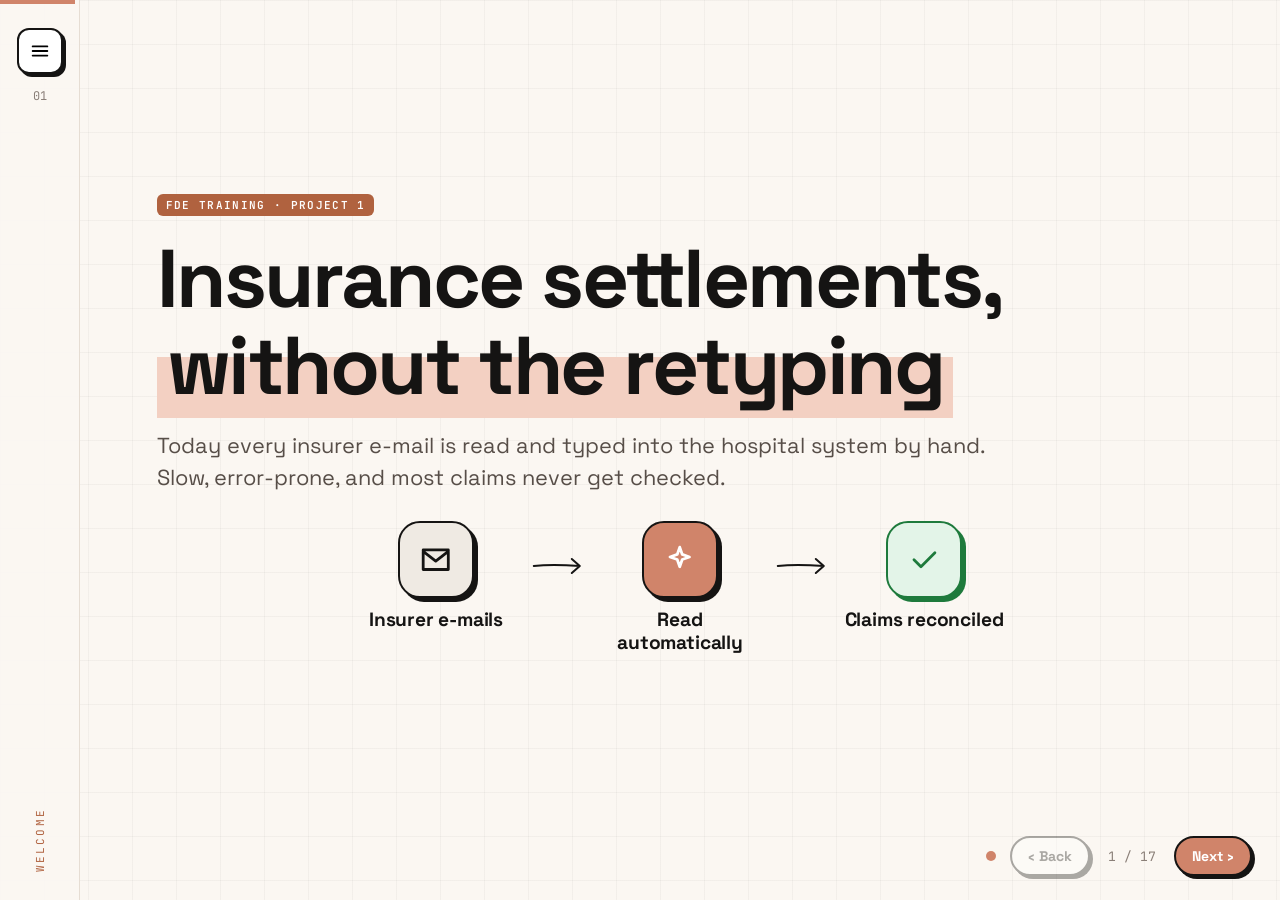
<file: presentation/index.html>
<!doctype html>
<html lang="en">
<head>
<meta charset="utf-8">
<meta name="viewport" content="width=device-width, initial-scale=1">
<title>Finding a Hospital’s Missing Money · FDE Project 1</title>
<link rel="preconnect" href="https://fonts.googleapis.com">
<link rel="stylesheet" href="https://fonts.googleapis.com/css2?family=Space+Grotesk:wght@400..700&family=JetBrains+Mono:wght@400;600&display=swap">
<link rel="stylesheet" href="css/deck.css">
<link rel="stylesheet" href="css/blocks.css">
<link rel="stylesheet" href="css/diagram.css">
</head>
<body>
<div class="progress" id="progress"></div>

<aside class="rail">
  <button class="menu-btn" id="menu-btn" aria-label="All slides (M)" title="All slides (M)"></button>
  <span class="rail-num" id="rail-num">01</span>
  <span class="rail-sec" id="rail-sec"></span>
</aside>

<main class="stage" id="stage"></main>

<nav class="nav" aria-label="Slide navigation">
  <span class="dot" aria-hidden="true"></span>
  <button class="btn" id="back">‹ Back</button>
  <span class="count" id="count" aria-live="polite"></span>
  <button class="btn next" id="next">Next ›</button>
</nav>

<div class="menu" id="menu">
  <nav aria-label="All slides"><div id="menu-list"></div>
    <p class="hint">← → or Space to move · M menu · F full screen</p></nav>
</div>

<!-- Slide content, one file per part of the story -->
<script src="slides/1-intro.js"></script>
<script src="slides/2-legacy.js"></script>
<script src="slides/3-poc.js"></script>
<script src="slides/4-integration.js"></script>
<script src="js/deck.js"></script>
</body>
</html>
</file>
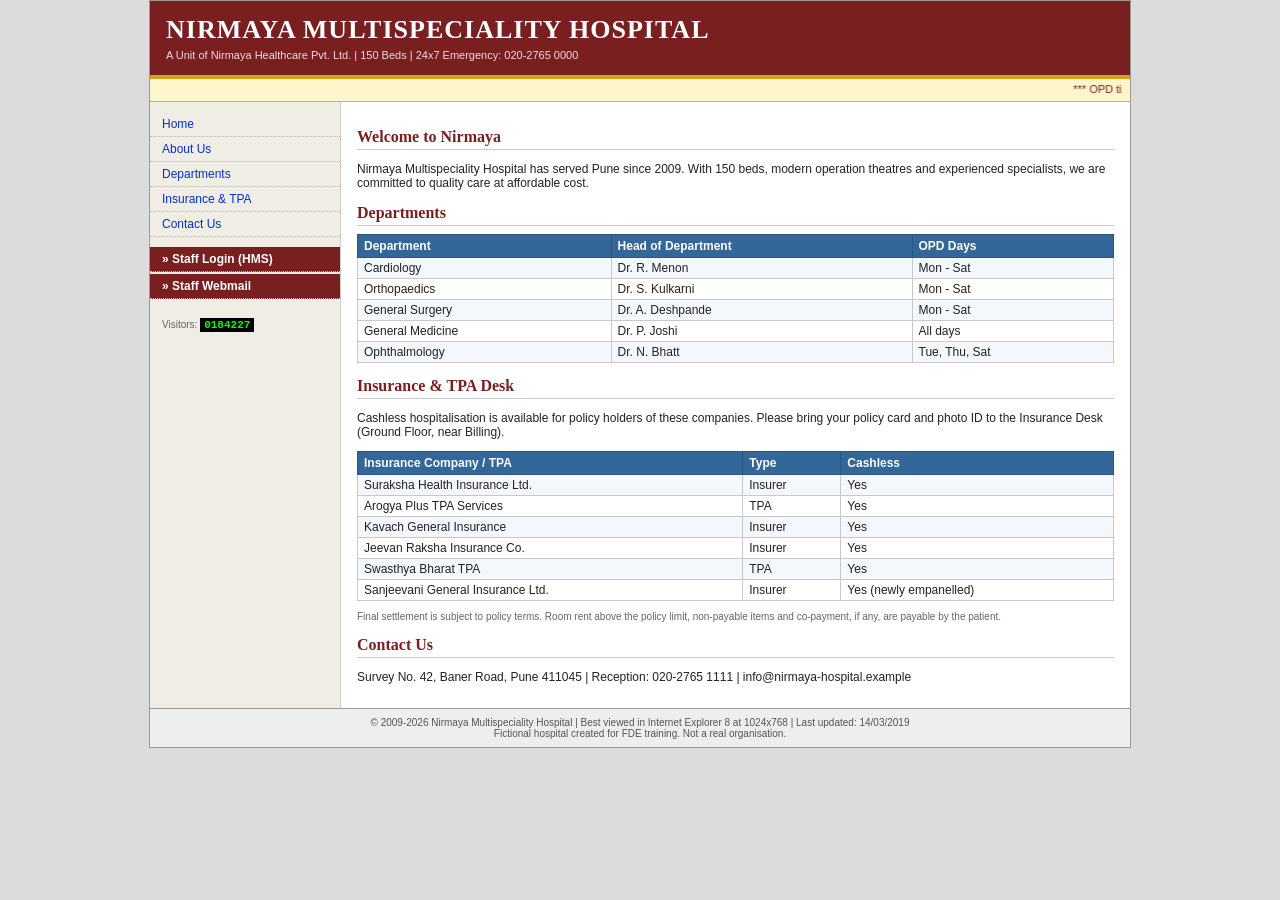
<file: integration/frontend/index.html>
<!DOCTYPE html>
<html>
<head><meta charset="utf-8"><title>Nirmaya Multispeciality Hospital, Pune :: Home</title><link rel="stylesheet" href="style.css"></head>
<body>
<div class="page">
  <div class="banner">
    <h1>NIRMAYA MULTISPECIALITY HOSPITAL</h1>
    <p>A Unit of Nirmaya Healthcare Pvt. Ltd. | 150 Beds | 24x7 Emergency: 020-2765 0000</p>
  </div>
  <div class="ticker"><marquee scrollamount="4">*** OPD timings: 9:00 AM to 8:00 PM *** Cashless facility available for all empanelled insurance companies *** Free diabetes check-up camp every Sunday ***</marquee></div>
  <div class="cols">
    <div class="side">
      <a href="index.html">Home</a>
      <a href="#about">About Us</a>
      <a href="#depts">Departments</a>
      <a href="#insurance">Insurance &amp; TPA</a>
      <a href="#contact">Contact Us</a>
      <a class="staff" href="login.html">&raquo; Staff Login (HMS)</a>
      <a class="staff" href="http://localhost:8025/" style="margin-top:2px">&raquo; Staff Webmail</a>
      <p style="padding:10px 12px" class="small">Visitors: <span class="counter">0184227</span></p>
    </div>
    <div class="main">
      <h2 id="about">Welcome to Nirmaya</h2>
      <p>Nirmaya Multispeciality Hospital has served Pune since 2009. With 150 beds, modern operation theatres and
        experienced specialists, we are committed to quality care at affordable cost.</p>

      <h2 id="depts">Departments</h2>
      <table class="grid">
        <tr><th>Department</th><th>Head of Department</th><th>OPD Days</th></tr>
        <tr><td>Cardiology</td><td>Dr. R. Menon</td><td>Mon - Sat</td></tr>
        <tr><td>Orthopaedics</td><td>Dr. S. Kulkarni</td><td>Mon - Sat</td></tr>
        <tr><td>General Surgery</td><td>Dr. A. Deshpande</td><td>Mon - Sat</td></tr>
        <tr><td>General Medicine</td><td>Dr. P. Joshi</td><td>All days</td></tr>
        <tr><td>Ophthalmology</td><td>Dr. N. Bhatt</td><td>Tue, Thu, Sat</td></tr>
      </table>

      <h2 id="insurance">Insurance &amp; TPA Desk</h2>
      <p>Cashless hospitalisation is available for policy holders of these companies. Please bring your policy card
        and photo ID to the Insurance Desk (Ground Floor, near Billing).</p>
      <table class="grid">
        <tr><th>Insurance Company / TPA</th><th>Type</th><th>Cashless</th></tr>
        <tr><td>Suraksha Health Insurance Ltd.</td><td>Insurer</td><td>Yes</td></tr>
        <tr><td>Arogya Plus TPA Services</td><td>TPA</td><td>Yes</td></tr>
        <tr><td>Kavach General Insurance</td><td>Insurer</td><td>Yes</td></tr>
        <tr><td>Jeevan Raksha Insurance Co.</td><td>Insurer</td><td>Yes</td></tr>
        <tr><td>Swasthya Bharat TPA</td><td>TPA</td><td>Yes</td></tr>
        <tr><td>Sanjeevani General Insurance Ltd.</td><td>Insurer</td><td>Yes (newly empanelled)</td></tr>
      </table>
      <p class="small">Final settlement is subject to policy terms. Room rent above the policy limit, non-payable items
        and co-payment, if any, are payable by the patient.</p>

      <h2 id="contact">Contact Us</h2>
      <p>Survey No. 42, Baner Road, Pune 411045 | Reception: 020-2765 1111 | info@nirmaya-hospital.example</p>
    </div>
  </div>
  <div class="footer">&copy; 2009-2026 Nirmaya Multispeciality Hospital | Best viewed in Internet Explorer 8 at 1024x768 |
    Last updated: 14/03/2019<br>Fictional hospital created for FDE training. Not a real organisation.</div>
</div>
</body>
</html>
</file>
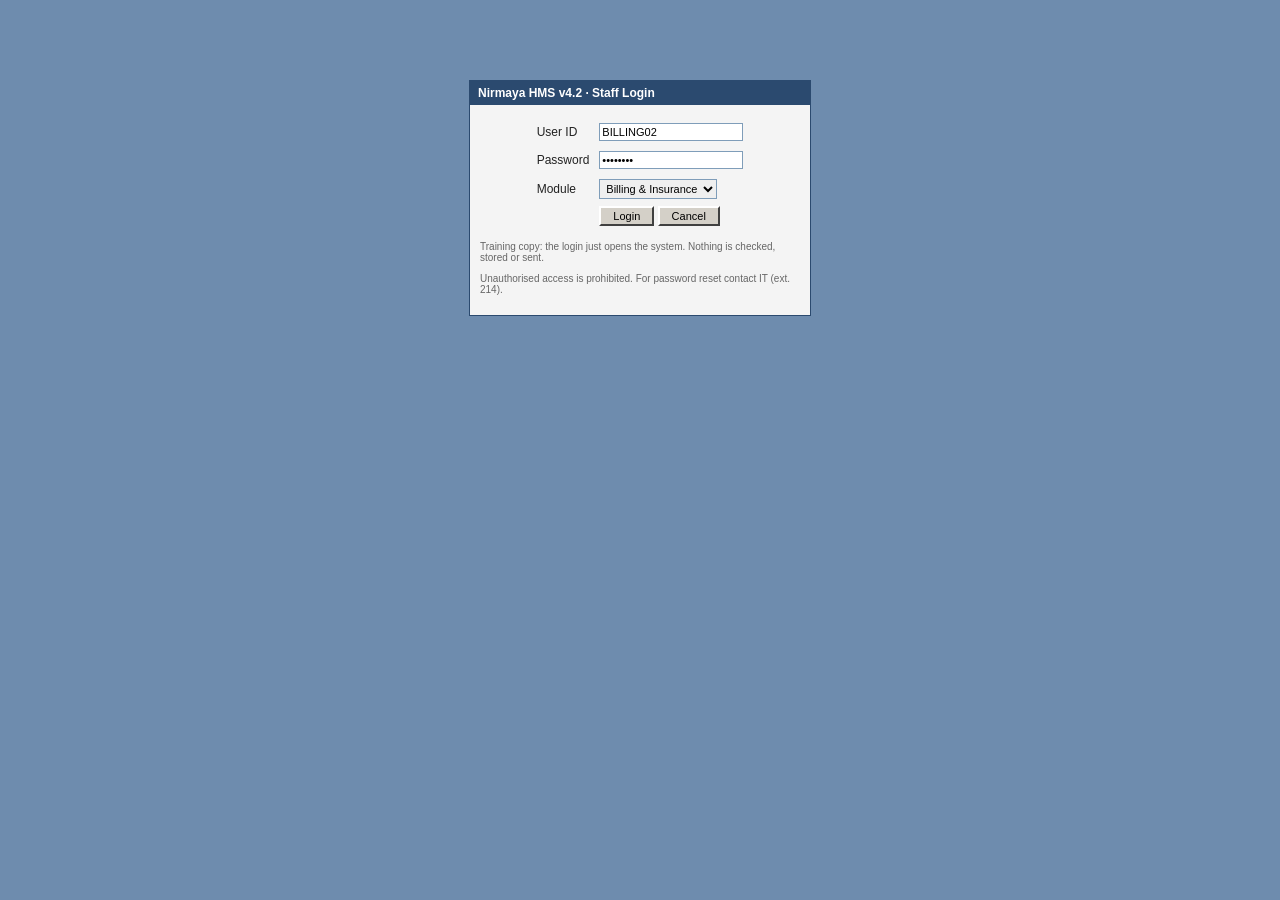
<file: integration/frontend/login.html>
<!DOCTYPE html>
<html>
<head><meta charset="utf-8"><title>Nirmaya HMS v4.2 - Login</title><link rel="stylesheet" href="style.css"></head>
<body class="login-page">
<div class="login">
  <div class="t">Nirmaya HMS v4.2 &middot; Staff Login</div>
  <table>
    <tr><td>User ID</td><td><input value="BILLING02" size="20" aria-label="User ID"></td></tr>
    <tr><td>Password</td><td><input type="password" value="training" size="20" aria-label="Password"></td></tr>
    <tr><td>Module</td><td><select aria-label="Module"><option>Billing &amp; Insurance</option></select></td></tr>
    <tr><td></td><td><a class="btn" href="patients.html">Login</a> <a class="btn" href="index.html">Cancel</a></td></tr>
  </table>
  <p class="small">Training copy: the login just opens the system. Nothing is checked, stored or sent.</p>
  <p class="small" style="padding-bottom:10px">Unauthorised access is prohibited. For password reset contact IT (ext. 214).</p>
</div>
</body>
</html>
</file>
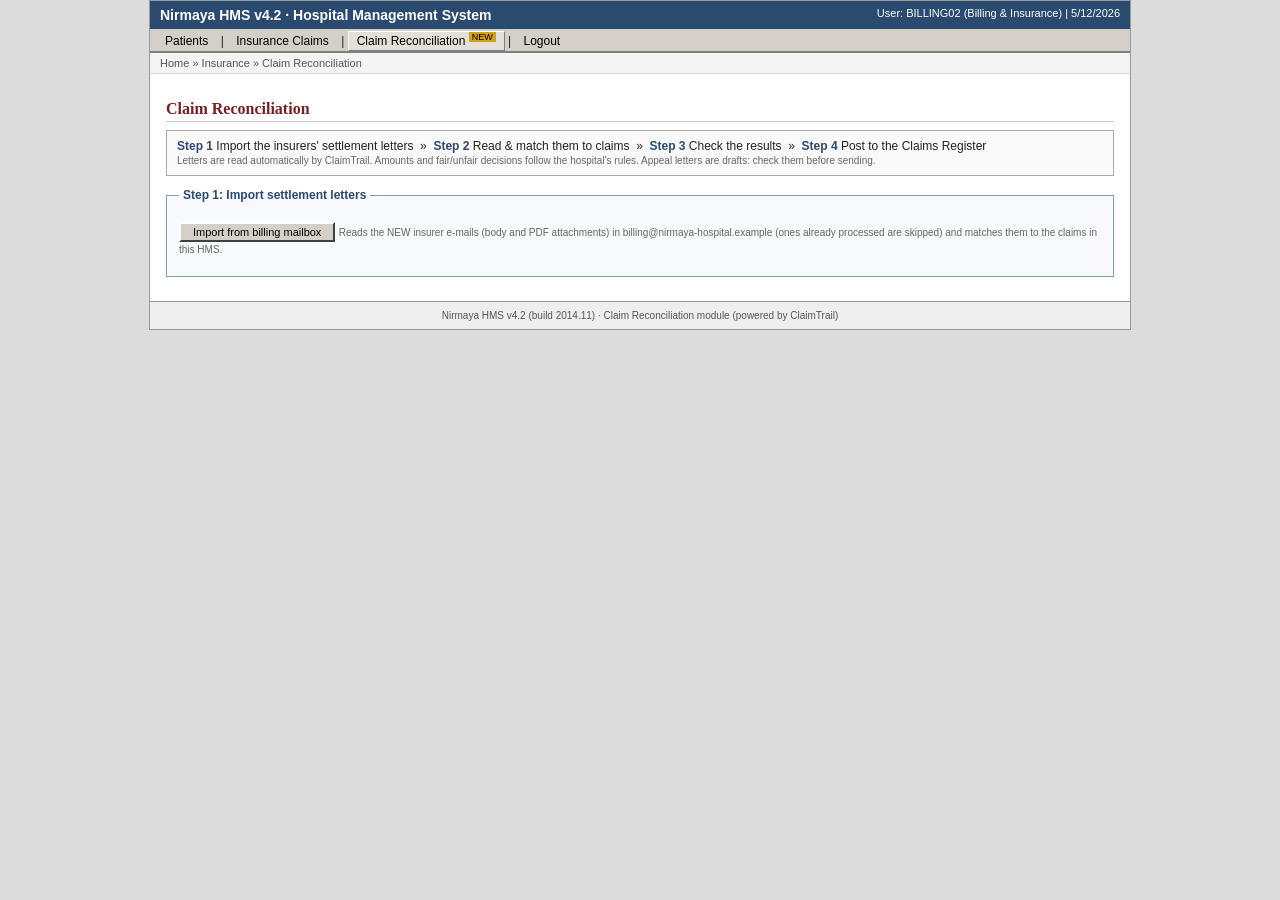
<file: integration/frontend/reconcile.html>
<!DOCTYPE html>
<html>
<head><meta charset="utf-8"><title>Nirmaya HMS v4.2 - Claim Reconciliation</title><link rel="stylesheet" href="style.css"></head>
<body>
<div class="page">
  <div id="hms" data-crumb="Home &raquo; Insurance &raquo; Claim Reconciliation"></div>
  <div class="main">
    <h2>Claim Reconciliation</h2>
    <div class="box steps-box">
      <b>Step 1</b> Import the insurers' settlement letters &nbsp;&raquo;&nbsp; <b>Step 2</b> Read &amp; match them to claims
      &nbsp;&raquo;&nbsp; <b>Step 3</b> Check the results &nbsp;&raquo;&nbsp; <b>Step 4</b> Post to the Claims Register<br>
      <span class="small">Letters are read automatically by ClaimTrail. Amounts and fair/unfair decisions follow the hospital's
        rules. Appeal letters are drafts: check them before sending.</span>
    </div>

    <fieldset>
      <legend>Step 1: Import settlement letters</legend>
      <p><button class="btn" id="mailbox">Import from billing mailbox</button>
        <span class="small">Reads the NEW insurer e-mails (body and PDF attachments) in billing@nirmaya-hospital.example (ones already processed are skipped) and matches them to the claims in this HMS.</span></p>
      <p id="status" class="small"></p>
    </fieldset>

    <div id="results" hidden>
      <h2>Step 2 &amp; 3: Results</h2>
      <table class="grid" id="summary"></table>
      <p>Show: <select id="show">
        <option value="NEW">New this run</option><option value="">All claims</option><option value="UNFAIR_CUT">Unfair cut</option>
        <option value="FAIR_CUT">Fair cut</option><option value="PAID_FULL">Paid in full</option>
        <option value="NO_LETTER">No letter read</option><option value="IN_HMS">Already settled in HMS</option></select></p>
      <table class="grid">
        <tr><th>Claim No</th><th>Patient (HMS)</th><th>Insurer</th><th>Name on letter</th><th>Matched by</th>
          <th>Billed (Rs.)</th><th>Paid (Rs.)</th><th>Deduction (Rs.)</th><th>Reason</th><th>Result</th><th></th></tr>
        <tbody id="rows"></tbody>
      </table>

      <fieldset>
        <legend>Step 4: Post to Claims Register</legend>
        <p>Writes paid amount, deduction, reason and result into each matched claim that is still SUBMITTED (status: AUTO-RECONCILED).
          Claims already settled, by hand or earlier, are never overwritten.</p>
        <button class="btn" id="post">Post to Claims Register</button> <span id="posted"></span>
      </fieldset>
    </div>
  </div>
  <div class="footer">Nirmaya HMS v4.2 (build 2014.11) &middot; Claim Reconciliation module (powered by ClaimTrail)</div>
</div>
<script src="hms.js"></script>
<script src="reconcile.js"></script>
</body>
</html>
</file>
<file: presentation/css/deck.css>
/* Deck frame: warm paper with a faint grid, terracotta accent, left rail, bottom navigation. */
:root {
  --paper: #FBF7F2; --ink: #151413; --ink2: #574E48; --mute: #8A7F78; --line: #E6DDD3;
  --accent: #D0846A; --accent-d: #B0623F; --peach: #F3D0C2; --tint: #F8EAE3; --tint-line: #C99A85; --note: #FAF3CC;
  --shadow: 4px 4px 0 var(--ink);
}
* { box-sizing: border-box; margin: 0; }
html, body { height: 100%; }
body { background-color: var(--paper); color: var(--ink); font: 400 18px/1.5 'Space Grotesk', system-ui, sans-serif; overflow: hidden;
  background-image: linear-gradient(rgba(21, 20, 19, .035) 1px, transparent 1px), linear-gradient(90deg, rgba(21, 20, 19, .035) 1px, transparent 1px);
  background-size: 44px 44px; }
.mono { font-family: 'JetBrains Mono', ui-monospace, monospace; }
button { font: inherit; }

/* Top progress bar */
.progress { position: fixed; top: 0; left: 0; height: 4px; width: 0; background: var(--accent); transition: width .35s; z-index: 6; }

/* Left rail */
.rail { position: fixed; left: 0; top: 0; bottom: 0; width: 80px; border-right: 1px solid var(--line); background: rgba(251, 247, 242, .92);
  display: flex; flex-direction: column; align-items: center; gap: 14px; padding: 28px 0; z-index: 5; }
.menu-btn { width: 46px; height: 46px; border: 2px solid var(--ink); border-radius: 12px; background: #fff; box-shadow: 3px 3px 0 var(--ink);
  cursor: pointer; display: grid; place-items: center; }
.menu-btn svg { width: 22px; height: 22px; }
.rail-num { font: 12px 'JetBrains Mono', monospace; color: var(--mute); }
.rail-sec { margin-top: auto; writing-mode: vertical-rl; transform: rotate(180deg); font: 11px 'JetBrains Mono', monospace;
  letter-spacing: .2em; text-transform: uppercase; color: var(--accent-d); white-space: nowrap; }

/* Slides */
.stage { position: fixed; top: 0; right: 0; bottom: 0; left: 80px; }
.slide { position: absolute; inset: 0; padding: 60px clamp(24px, 6vw, 96px) 112px; display: flex; flex-direction: column; gap: 26px;
  overflow-y: auto; opacity: 0; visibility: hidden; transform: translateY(14px); transition: opacity .35s, transform .35s, visibility .35s; }
.slide.on { opacity: 1; visibility: visible; transform: none; }
.eyebrow { font: 13px 'JetBrains Mono', monospace; letter-spacing: .16em; text-transform: uppercase; color: var(--accent-d); }
.eyebrow b { font-weight: 400; color: var(--mute); margin-right: 6px; }
h1 { font-size: clamp(34px, 4.4vw, 64px); line-height: 1.06; letter-spacing: -.03em; font-weight: 700; max-width: 1250px; }
mark { background: linear-gradient(transparent 42%, var(--peach) 42%); color: inherit; padding: 0 .12em; }
.body { flex: 1; display: flex; flex-direction: column; justify-content: center; gap: 26px; width: 100%; max-width: 1420px; }
.step { transition: opacity .3s, transform .3s; }
.step.hide { opacity: 0; transform: translateY(10px); pointer-events: none; }

/* Bottom navigation */
.nav { position: fixed; right: 28px; bottom: 24px; display: flex; align-items: center; gap: 14px; z-index: 6; }
.dot { width: 10px; height: 10px; border-radius: 50%; background: var(--accent); }
.btn { font: 700 14px 'Space Grotesk', sans-serif; padding: 9px 16px; border: 2px solid var(--ink); border-radius: 99px; background: #fff;
  color: var(--ink); box-shadow: 3px 3px 0 var(--ink); cursor: pointer; }
.btn.next { background: var(--accent); color: #fff; }
.btn:disabled { opacity: .35; cursor: default; }
.btn:active:not(:disabled), .menu-btn:active { transform: translate(2px, 2px); box-shadow: 1px 1px 0 var(--ink); }
.count { font: 13px 'JetBrains Mono', monospace; color: var(--mute); min-width: 56px; text-align: center; }
:focus-visible { outline: 3px solid var(--accent-d); outline-offset: 3px; }

/* Slide menu */
.menu { position: fixed; inset: 0; background: rgba(21, 20, 19, .3); z-index: 10; display: none; }
.menu.open { display: block; }
.menu nav { position: absolute; left: 96px; top: 24px; bottom: 24px; width: min(440px, 80vw); background: var(--paper); border: 2px solid var(--ink);
  border-radius: 16px; box-shadow: 6px 6px 0 var(--ink); padding: 18px; overflow: auto; }
.menu h4 { font: 11px 'JetBrains Mono', monospace; letter-spacing: .16em; text-transform: uppercase; color: var(--mute); margin: 14px 10px 4px; }
.menu a { display: flex; gap: 12px; padding: 8px 10px; border-radius: 8px; color: var(--ink); text-decoration: none; }
.menu a span { font: 12px 'JetBrains Mono', monospace; color: var(--accent-d); padding-top: 3px; }
.menu a:hover, .menu a.here { background: var(--tint); }
.hint { font: 11px 'JetBrains Mono', monospace; color: var(--mute); margin: 16px 10px 0; }

@media (max-width: 720px) {
  .rail { width: 56px; } .stage { left: 56px; } .menu nav { left: 64px; }
  .slide { padding: 40px 18px 96px; } .nav { right: 12px; bottom: 14px; gap: 8px; }
}
@media (prefers-reduced-motion: reduce) { .slide, .step, .progress { transition: none; } }
</file>
<file: presentation/css/blocks.css>
/* Building blocks for slide bodies: cards, icon tiles, labels, notes, quotes, stats, flows, snippets, tables. */
.cols { display: grid; gap: 28px; grid-template-columns: repeat(auto-fit, minmax(min(300px, 100%), 1fr)); align-items: center; }
.pair { display: grid; gap: 28px; grid-template-columns: minmax(0, 1fr) auto minmax(0, 1.12fr); align-items: center; }
.stack { display: grid; gap: 16px; }
.g3 { display: grid; gap: 20px; grid-template-columns: repeat(auto-fit, minmax(min(280px, 100%), 1fr)); }
.g4 { display: grid; gap: 18px; grid-template-columns: repeat(auto-fit, minmax(min(230px, 100%), 1fr)); }
.foot { display: grid; gap: 28px; grid-template-columns: minmax(0, 1fr) minmax(0, 1.12fr); align-items: center; }
@media (max-width: 1000px) { .pair, .foot { grid-template-columns: minmax(0, 1fr); } .pair > .arrow { transform: rotate(90deg); } }

/* Cards */
.card { background: #fff; border: 2px solid var(--ink); border-radius: 16px; box-shadow: var(--shadow); padding: 22px 24px;
  display: flex; flex-direction: column; gap: 10px; min-width: 0; }
.card.tint { background: var(--tint); border-color: var(--tint-line); box-shadow: 4px 4px 0 var(--tint-line); }
.card.row { flex-direction: row; align-items: center; gap: 18px; padding: 16px 20px; }
.card.row > div { display: flex; flex-direction: column; gap: 4px; min-width: 0; }
.card h3 { font-size: clamp(19px, 1.7vw, 25px); line-height: 1.2; letter-spacing: -.01em; }
.card p, .muted { color: var(--ink2); font-size: 16px; }
.card.hero h3 { font-size: clamp(24px, 2.4vw, 34px); }
.card p.big { font-size: clamp(38px, 4.2vw, 64px); color: var(--ink); }
.card p.big.accent { color: var(--accent-d); }

/* Icon tiles */
.tile { width: 96px; height: 96px; border-radius: 22px; background: var(--accent); border: 2.5px solid var(--ink); box-shadow: 4px 4px 0 var(--ink);
  display: grid; place-items: center; color: #fff; flex: none; }
.tile svg { width: 46px; height: 46px; }
.tile.round { width: 68px; height: 68px; border-radius: 50%; }
.tile.round svg, .tile.sm svg { width: 30px; height: 30px; }
.tile.sm { width: 54px; height: 54px; border-radius: 14px; box-shadow: 3px 3px 0 var(--ink); }
svg.i { fill: none; stroke: currentColor; stroke-width: 2; stroke-linecap: round; stroke-linejoin: round; }

/* Labels, notes, quotes, numbers */
.label { align-self: flex-start; display: inline-block; font: 600 11px 'JetBrains Mono', monospace; letter-spacing: .12em; text-transform: uppercase;
  background: var(--ink); color: #fff; padding: 4px 9px; border-radius: 6px; white-space: nowrap; }
.label.accent { background: var(--accent-d); }
.label.soft { background: var(--peach); color: var(--ink); }
.arrow { justify-self: center; width: 52px; color: var(--ink); }
.arrow svg { width: 52px; height: 24px; }
.note { background: var(--note); padding: 16px 20px; border-radius: 4px; box-shadow: 0 2px 0 rgba(0, 0, 0, .06); font-size: 17px; }
.quote { font-size: clamp(19px, 1.9vw, 26px); font-weight: 700; letter-spacing: -.01em; line-height: 1.3; }
.big { font-size: clamp(38px, 4.6vw, 70px); font-weight: 700; letter-spacing: -.03em; line-height: 1; font-variant-numeric: tabular-nums; }
.big.accent { color: var(--accent-d); }
.n { font: 600 12px 'JetBrains Mono', monospace; color: var(--accent-d); letter-spacing: .08em; }
.lead { font-size: clamp(18px, 1.7vw, 23px); color: var(--ink2); max-width: 860px; }
.cover h1 { font-size: clamp(44px, 6.4vw, 96px); }

/* Flow of steps */
.flow { display: flex; flex-wrap: wrap; gap: 16px; align-items: stretch; }
.flow > .card { flex: 1 1 190px; }

/* Document snippets */
.snip { font: 13px/1.6 'JetBrains Mono', monospace; background: #fff; border: 1.5px dashed var(--tint-line); border-radius: 10px;
  padding: 10px 12px; white-space: pre-wrap; color: var(--ink); overflow-x: auto; }
.snip.bad { background: #FFF1EC; border-color: var(--accent-d); }

/* Tables */
table.t { width: 100%; border-collapse: separate; border-spacing: 0; background: #fff; border: 2px solid var(--ink); border-radius: 14px;
  box-shadow: var(--shadow); overflow: hidden; font-size: 17px; }
.t th { text-align: left; font: 600 12px 'JetBrains Mono', monospace; letter-spacing: .12em; text-transform: uppercase; background: var(--ink);
  color: #fff; padding: 11px 16px; }
.t td { padding: 12px 16px; border-top: 1px solid var(--line); vertical-align: top; }
.t td.good { color: var(--accent-d); font-weight: 700; }
.t td.dim { color: var(--mute); }

/* Exit-ticket reveal */
details.card summary { cursor: pointer; font-weight: 700; font-size: 18px; list-style: none; }
details.card summary::before { content: '+ '; color: var(--accent-d); }
details.card[open] summary::before { content: '− '; }
.shot { display: block; margin: 0 auto; max-width: 100%; max-height: calc(100vh - 300px); object-fit: contain; background: #fff;
  border: 2.5px solid var(--ink); border-radius: 18px; box-shadow: 4px 4px 0 var(--ink); }
</file>
<file: presentation/css/diagram.css>
/* Diagrams: big icon boxes joined by labelled arrows, dashed zones, big numbers, one takeaway line per slide. */
.flow { display: flex; align-items: flex-start; justify-content: center; gap: 6px; flex-wrap: wrap; }  /* icons line up */
.flow.mid { align-items: center; }   /* rows that hold a zone or a column */
.flow + .flow, .flow + .bigs { margin-top: 26px; }
.box { --ico: clamp(64px, 6vw, 88px); display: flex; flex-direction: column; align-items: center; gap: 10px; text-align: center; width: clamp(130px, 13vw, 190px); }
.box .ico { width: var(--ico); height: var(--ico); border-radius: 22px; display: grid; place-items: center;
  background: #fff; color: var(--ink); border: 2.5px solid var(--ink); box-shadow: 4px 4px 0 var(--ink); }
.box .ico svg { width: 46%; height: 46%; }
.box b { font-size: clamp(17px, 1.5vw, 22px); line-height: 1.2; letter-spacing: -.01em; }
.box small { font-size: 15px; color: var(--ink2); line-height: 1.35; }
.box em { font: 600 11px 'JetBrains Mono', monospace; font-style: normal; letter-spacing: .12em; padding: 3px 8px; border-radius: 99px;
  background: var(--ink); color: #fff; }
.box em.ai { background: var(--accent-d); }
.box.legacy .ico { background: #EFEAE3; }
.box.ours .ico { background: var(--accent); color: #fff; }
.box.person .ico { background: var(--note); border-color: #B59B00; box-shadow: 4px 4px 0 #B59B00; }
.box.bad .ico { background: #FFE4DC; color: #B00020; border-color: #B00020; box-shadow: 4px 4px 0 #B00020; }
.box.good .ico { background: #E3F4E8; color: #1E7A3C; border-color: #1E7A3C; box-shadow: 4px 4px 0 #1E7A3C; }
.box.wide { width: clamp(200px, 20vw, 280px); }
.box .money { font-size: clamp(26px, 2.6vw, 38px); font-weight: 700; letter-spacing: -.02em; }
.box.bad .money { color: #B00020; }

/* Arrows with an optional short label above */
.arr { display: flex; flex-direction: column; align-items: center; gap: 2px; padding: 0 4px;
  margin-top: calc(clamp(64px, 6vw, 88px) / 2 - 22px); }   /* level with the middle of the icons */
.flow.mid > .arr { margin-top: 0; margin-bottom: 40px; }
.arr small { font: 600 11px 'JetBrains Mono', monospace; letter-spacing: .08em; text-transform: uppercase; color: var(--accent-d);
  max-width: 120px; text-align: center; line-height: 1.3; min-height: 15px; }
.arr svg { width: clamp(44px, 4.5vw, 70px); height: 24px; }
.arr.back svg { transform: scaleX(-1); }
.arr.dash svg { stroke-dasharray: 4 5; }

/* Dashed zone around a group of boxes */
.zone { position: relative; border: 2.5px dashed var(--tint-line); border-radius: 24px; padding: 34px 18px 18px; }
.zone > .label { position: absolute; top: -13px; left: 20px; }
.zone .flow { flex-wrap: nowrap; }
.col { display: flex; flex-direction: column; gap: 22px; align-items: center; }

/* Big numbers and the one-line takeaway */
.bigs { display: flex; justify-content: center; gap: clamp(24px, 6vw, 90px); flex-wrap: wrap; }
.bign { text-align: center; } .bign b { display: block; font-size: clamp(44px, 5.4vw, 84px); letter-spacing: -.03em; line-height: 1; }
.bign span { font-size: 18px; color: var(--ink2); } .bign.accent b { color: var(--accent-d); }
.say { text-align: center; font-size: clamp(20px, 2vw, 28px); font-weight: 700; letter-spacing: -.01em; }
.chip { display: inline-block; font: 13px/1.5 'JetBrains Mono', monospace; background: #fff; border: 1.5px dashed var(--tint-line);
  border-radius: 10px; padding: 8px 12px; text-align: left; white-space: pre; color: var(--ink); }
@media (max-width: 1000px) { .zone .flow { flex-wrap: wrap; } .arr svg { transform: rotate(90deg); } .arr.back svg { transform: rotate(-90deg); } }

/* Schema tables: a header with the table name, one row per field (name · type · optional example value) */
.tbl { background: #fff; border: 2.5px solid var(--ink); border-radius: 14px; box-shadow: 4px 4px 0 var(--ink); overflow: hidden; min-width: 210px; }
.tbl h4 { background: var(--ink); color: #fff; font: 600 15px 'JetBrains Mono', monospace; padding: 8px 14px;
  display: flex; justify-content: space-between; gap: 12px; } .tbl h4 span { font-weight: 400; font-size: 11px; opacity: .8; align-self: center; }
.tbl table { border-collapse: collapse; width: 100%; font: 14px/1.45 'JetBrains Mono', monospace; }
.tbl td { padding: 4px 14px; border-top: 1px solid var(--line); white-space: nowrap; }
.tbl td.t { color: var(--mute); font-size: 12px; } .tbl td.v { color: var(--accent-d); font-weight: 600; }
.tbl.hand { border-color: #B00020; box-shadow: 4px 4px 0 #B00020; } .tbl.hand h4 { background: #B00020; }
.tbl.ours { border-color: var(--accent-d); box-shadow: 4px 4px 0 var(--accent-d); } .tbl.ours h4 { background: var(--accent-d); }

/* Data table: rows of real records, with column groups on top */
.datatbl { border-collapse: collapse; margin: 0 auto; font: 15px/1.4 'JetBrains Mono', monospace; background: #fff;
  border: 2.5px solid var(--ink); box-shadow: 4px 4px 0 var(--ink); }
.datatbl th { background: var(--ink); color: #fff; padding: 8px 14px; text-align: left; font-weight: 600; font-size: 13px; }
.datatbl tr.group th { background: #fff; color: var(--accent-d); border-bottom: 2px solid var(--ink); font-size: 11px;
  letter-spacing: .1em; text-transform: uppercase; text-align: center; }
.datatbl td { padding: 9px 14px; border-top: 1px solid var(--line); white-space: nowrap; }
.datatbl td.num { text-align: right; } .datatbl .fair { color: #1E7A3C; font-weight: 700; } .datatbl .unfair { color: #B00020; font-weight: 700; }
.datatbl tr.hi td { background: #FFF1EC; }
</file>
<file: integration/frontend/style.css>
/* Nirmaya's old website + HMS (around 2010): Verdana, fixed width, table borders, no rounded corners. */
body { margin: 0; background: #DCDCDC; font: 12px Verdana, Tahoma, Arial, sans-serif; color: #222; }
a { color: #0033CC; } a:visited { color: #660099; }
.page { width: 980px; margin: 0 auto; background: #FFF; border: 1px solid #999; }
.main { padding: 12px 16px; }
h2 { font: bold 16px Georgia, serif; color: #7A1F1F; border-bottom: 1px solid #CCC; padding-bottom: 3px; margin: 14px 0 8px; }
.small { font-size: 10px; color: #666; }
.footer { border-top: 1px solid #999; background: #EEE; padding: 8px; text-align: center; font-size: 10px; color: #555; }

/* Public website */
.banner { background: #7A1F1F; color: #FFF; padding: 14px 16px; border-bottom: 4px solid #D4A017; }
.banner h1 { margin: 0; font: bold 26px Georgia, 'Times New Roman', serif; letter-spacing: 1px; }
.banner p { margin: 4px 0 0; font-size: 11px; color: #F2DCDC; }
.ticker { background: #FFF6CC; border-bottom: 1px solid #C9B458; padding: 4px 8px; font-size: 11px; color: #7A1F1F; }
.cols { display: table; width: 100%; }
.side, .cols .main { display: table-cell; vertical-align: top; }
.side { width: 190px; background: #F0EDE4; border-right: 1px solid #CCC; padding: 10px 0; }
.side a { display: block; padding: 5px 12px; border-bottom: 1px dotted #BBB; text-decoration: none; }
.side a:hover { background: #E2DCCB; }
.side .staff { background: #7A1F1F; color: #FFF; font-weight: bold; margin-top: 10px; }
.counter { font: bold 11px 'Courier New', monospace; background: #000; color: #0F0; padding: 1px 4px; }

/* Tables and boxes */
table.grid { border-collapse: collapse; width: 100%; margin: 6px 0; }
table.grid th { background: #336699; color: #FFF; text-align: left; padding: 4px 6px; border: 1px solid #2A5580; }
table.grid td { padding: 3px 6px; border: 1px solid #C8C8C8; }
table.grid tr:nth-child(even) td { background: #F4F7FB; }
table.grid td.num { text-align: right; }
table.grid td.label { background: #EEF2F7; font-weight: bold; width: 140px; }
.box { border: 1px solid #AAA; background: #FAFAFA; padding: 8px 10px; margin: 8px 0; }

/* Staff portal (HMS) */
.hms-top { background: #2B4A6F; color: #FFF; padding: 6px 10px; display: flex; justify-content: space-between; gap: 10px; }
.hms-top b { font-size: 14px; } .hms-top span { font-size: 11px; }
.hms-menu { background: #D4D0C8; border-bottom: 2px solid #808080; padding: 3px 6px; }
.hms-menu a { color: #000; text-decoration: none; padding: 2px 8px; border: 1px solid transparent; }
.hms-menu a:hover, .hms-menu a.on { border-color: #FFF #808080 #808080 #FFF; background: #E4E0D8; }
.crumb { font-size: 11px; color: #555; padding: 4px 10px; background: #F4F4F4; border-bottom: 1px solid #DDD; }
.btn { font: 11px Verdana, sans-serif; background: #D4D0C8; border: 2px solid; border-color: #FFF #404040 #404040 #FFF;
  padding: 2px 12px; color: #000; text-decoration: none; cursor: pointer; }
input, select { font: 11px Verdana, sans-serif; border: 1px solid #7F9DB9; padding: 2px; }
fieldset { border: 1px solid #7F9DB9; background: #F7F9FC; margin: 12px 0; padding: 8px 12px; }
legend { font-weight: bold; color: #2B4A6F; padding: 0 4px; }
fieldset td { padding: 4px; }

/* Login */
.login-page { background: #6E8CAE; }
.login { width: 340px; margin: 80px auto 0; border: 1px solid #2B4A6F; background: #F4F4F4; }
.login .t { background: #2B4A6F; color: #FFF; font-weight: bold; padding: 5px 8px; }
.login table { margin: 12px auto; } .login td { padding: 4px; }
.login p { padding: 0 10px; }

/* Claim Reconciliation (integration): same old look, a few status colours */
sup.new { background: #D4A017; color: #000; font-size: 9px; padding: 0 3px; }
.res-PAID_FULL { color: #006400; } .res-FAIR_CUT { color: #00468C; }
.res-UNFAIR_CUT { color: #B00000; font-weight: bold; } .res-NO_LETTER { color: #777; font-style: italic; }
pre.appeal { white-space: pre-wrap; font: 12px 'Courier New', monospace; background: #FFFFF0; border: 1px solid #CCC; padding: 8px; }
.steps-box b { color: #2B4A6F; }
.res-IN_HMS { color: #555; }
</file>
